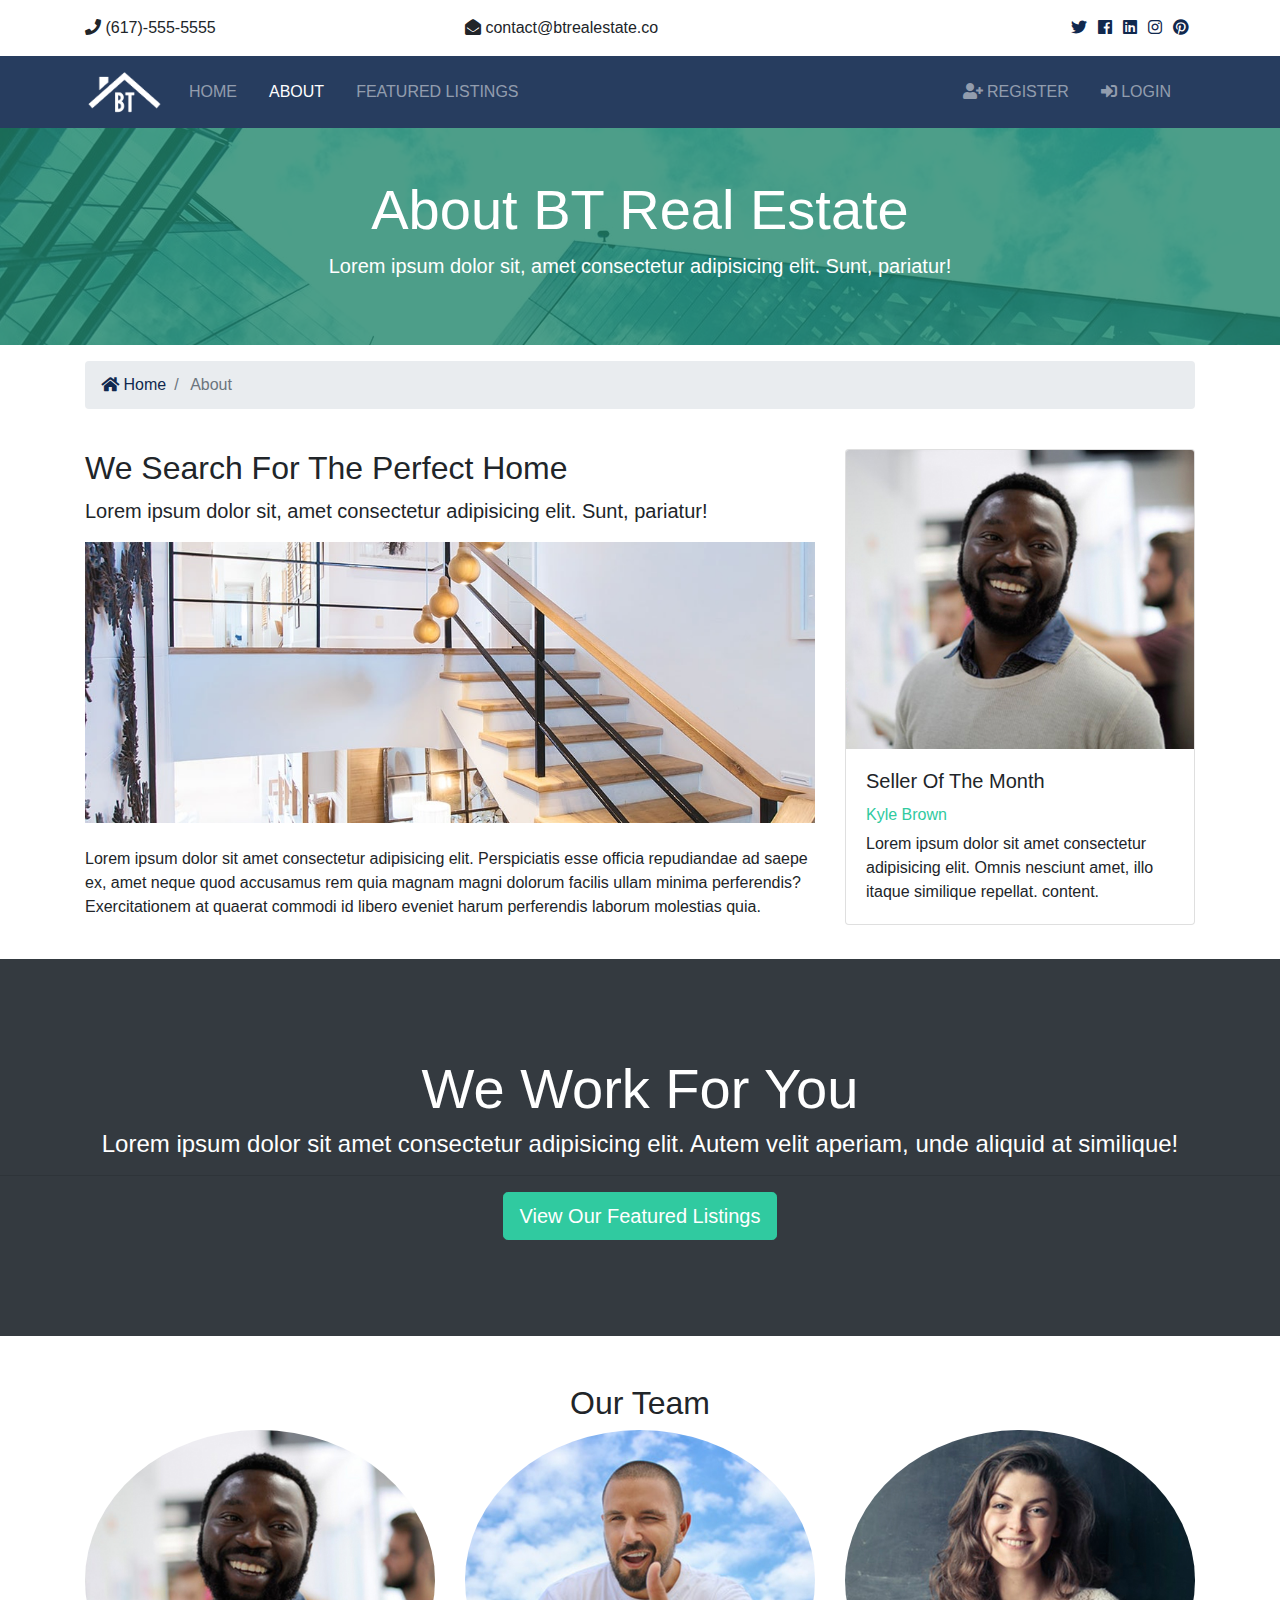
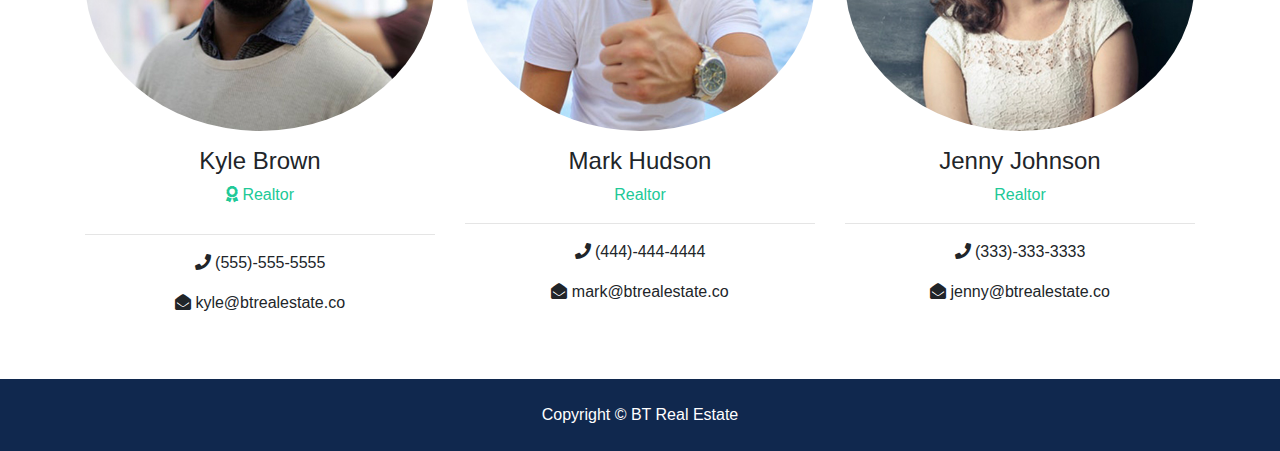
<file: Лаб1 ВЕБ/about.html>
<!DOCTYPE html>
<html lang="en">

<head>
  <meta charset="UTF-8">
  <meta name="viewport" content="width=device-width, initial-scale=1.0">
  <meta http-equiv="X-UA-Compatible" content="ie=edge">
  <!-- Font Awesome -->
  <link rel="stylesheet" href="assets/css/all.css">
  <!-- Bootstrap -->
  <link rel="stylesheet" href="assets/css/bootstrap.css">
  <!-- Custom -->
  <link rel="stylesheet" href="assets/css/style.css">

  <title>BT Real Estate</title>
</head>

<body>
  <!-- Top Bar -->
  <section id="top-bar" class="p-3">
    <div class="container">
      <div class="row">
        <div class="col-md-4">
          <i class="fas fa-phone"></i> (617)-555-5555
        </div>
        <div class="col-md-4">
          <i class="fas fa-envelope-open"></i> contact@btrealestate.co
        </div>
        <div class="col-md-4">
          <div class="social text-right">
            <a href="#">
              <i class="fab fa-twitter"></i>
            </a>
            <a href="#">
              <i class="fab fa-facebook"></i>
            </a>
            <a href="#">
              <i class="fab fa-linkedin"></i>
            </a>
            <a href="#">
              <i class="fab fa-instagram"></i>
            </a>
            <a href="#">
              <i class="fab fa-pinterest"></i>
            </a>
          </div>
        </div>
      </div>
    </div>
  </section>

  <!-- Navbar -->
  <nav class="navbar navbar-expand-lg navbar-dark bg-primary sticky-top">
    <div class="container">
      <a class="navbar-brand" href="index.html">
        <img src="assets/img/logo.png" class="logo" alt="">
      </a>
      <button class="navbar-toggler" type="button" data-toggle="collapse" data-target="#navbarNavAltMarkup">
        <span class="navbar-toggler-icon"></span>
      </button>
      <div class="collapse navbar-collapse" id="navbarNavAltMarkup">
        <ul class="navbar-nav">
          <li class="nav-item mr-3">
            <a class="nav-link" href="index.html">Home</a>
          </li>
          <li class="nav-item active mr-3">
            <a class="nav-link" href="about.html">About</a>
          </li>
          <li class="nav-item mr-3">
            <a class="nav-link" href="listings.html">Featured Listings</a>
          </li>
        </ul>

        <ul class="navbar-nav ml-auto">
          <li class="nav-item mr-3">
            <a class="nav-link" href="register.html">
              <i class="fas fa-user-plus"></i> Register</a>
          </li>
          <li class="nav-item mr-3">
            <a class="nav-link" href="login.html">
              <i class="fas fa-sign-in-alt"></i>

              Login</a>
          </li>
        </ul>
      </div>
    </div>
  </nav>

  <section id="showcase-inner" class="py-5 text-white">
    <div class="container">
      <div class="row text-center">
        <div class="col-md-12">
          <h1 class="display-4">About BT Real Estate</h1>
          <p class="lead">Lorem ipsum dolor sit, amet consectetur adipisicing elit. Sunt, pariatur!</p>
        </div>
      </div>
    </div>
  </section>

  <!-- Breadcrumb -->
  <section id="bc" class="mt-3">
    <div class="container">
      <nav aria-label="breadcrumb">
        <ol class="breadcrumb">
          <li class="breadcrumb-item">
            <a href="index.html">
              <i class="fas fa-home"></i> Home</a>
          </li>
          <li class="breadcrumb-item active"> About</li>
        </ol>
      </nav>
    </div>
  </section>

  <section id="about" class="py-4">
    <div class="container">
      <div class="row">
        <div class="col-md-8">
          <h2>We Search For The Perfect Home</h2>
          <p class="lead">Lorem ipsum dolor sit, amet consectetur adipisicing elit. Sunt, pariatur!</p>
          <img src="assets/img/about.jpg" alt="">
          <p class="mt-4">Lorem ipsum dolor sit amet consectetur adipisicing elit. Perspiciatis esse officia repudiandae ad saepe ex, amet
            neque quod accusamus rem quia magnam magni dolorum facilis ullam minima perferendis? Exercitationem at quaerat
            commodi id libero eveniet harum perferendis laborum molestias quia.</p>
        </div>
        <div class="col-md-4">
          <div class="card">
            <img class="card-img-top" src="assets/img/realtors/kyle.jpg" alt="Seller of the month">
            <div class="card-body">
              <h5 class="card-title">Seller Of The Month</h5>
              <h6 class="text-secondary">Kyle Brown</h6>
              <p class="card-text">Lorem ipsum dolor sit amet consectetur adipisicing elit. Omnis nesciunt amet, illo itaque similique repellat.
                content.
              </p>
            </div>
          </div>
        </div>
      </div>
    </div>
  </section>

  <!-- Work -->
  <section id="work" class="bg-dark text-white text-center">
    <h2 class="display-4">We Work For You</h2>
    <h4>Lorem ipsum dolor sit amet consectetur adipisicing elit. Autem velit aperiam, unde aliquid at similique!</h4>
    <hr>
    <a href="listings.html" class="btn btn-secondary text-white btn-lg">View Our Featured Listings</a>
  </section>

  <!-- Team -->
  <section id="team" class="py-5">
    <div class="container">
      <h2 class="text-center">Our Team</h2>
      <div class="row text-center">
        <div class="col-md-4">
          <img src="assets/img/realtors/kyle.jpg" alt="" class="rounded-circle mb-3">
          <h4>Kyle Brown</h4>
          <p class="text-success">
            <i class="fas fa-award text-success mb-3"></i> Realtor</p>
          <hr>
          <p>
            <i class="fas fa-phone"></i> (555)-555-5555</p>
          <p>
            <i class="fas fa-envelope-open"></i> kyle@btrealestate.co</p>
        </div>

        <div class="col-md-4">
          <img src="assets/img/realtors/mark.jpg" alt="" class="rounded-circle mb-3">
          <h4>Mark Hudson</h4>
          <p class="text-success">Realtor</p>
          <hr>
          <p>
            <i class="fas fa-phone"></i> (444)-444-4444</p>
          <p>
            <i class="fas fa-envelope-open"></i> mark@btrealestate.co</p>
        </div>

        <div class="col-md-4">
          <img src="assets/img/realtors/jenny.jpg" alt="" class="rounded-circle mb-3">
          <h4>Jenny Johnson</h4>
          <p class="text-success">Realtor</p>
          <hr>
          <p>
            <i class="fas fa-phone"></i> (333)-333-3333</p>
          <p>
            <i class="fas fa-envelope-open"></i> jenny@btrealestate.co</p>
        </div>
      </div>
    </div>
  </section>

  <!-- Footer -->
  <footer id="main-footer" class="py-4 bg-primary text-white text-center">
    Copyright &copy;
    <span class="year"></span> BT Real Estate
  </footer>

</body>

</html>
</file>
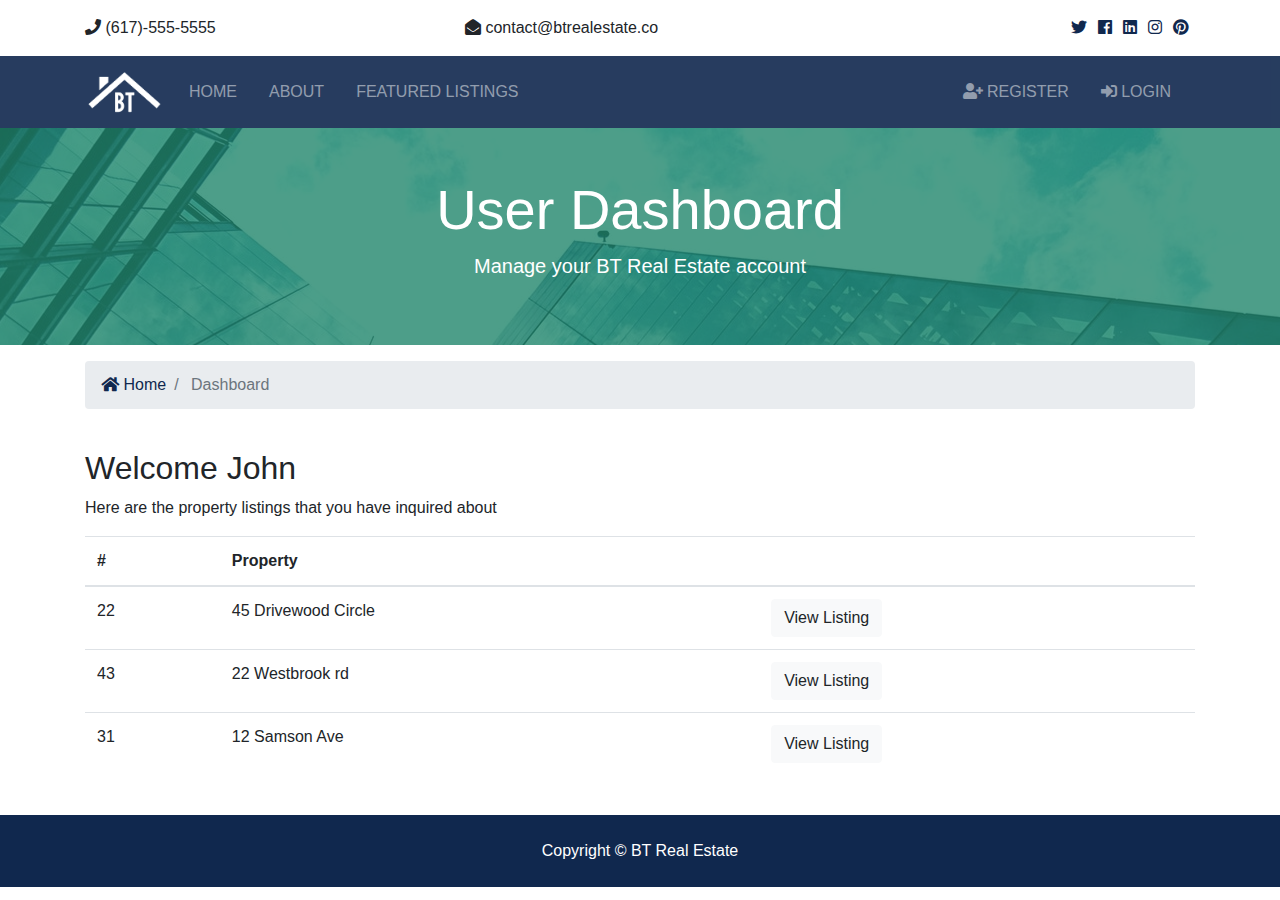
<file: Лаб1 ВЕБ/dashboard.html>
<!DOCTYPE html>
<html lang="en">

<head>
  <meta charset="UTF-8">
  <meta name="viewport" content="width=device-width, initial-scale=1.0">
  <meta http-equiv="X-UA-Compatible" content="ie=edge">
  <!-- Font Awesome -->
  <link rel="stylesheet" href="assets/css/all.css">
  <!-- Bootstrap -->
  <link rel="stylesheet" href="assets/css/bootstrap.css">
  <!-- Custom -->
  <link rel="stylesheet" href="assets/css/style.css">

  <title>BT Real Estate</title>
</head>

<body>
  <!-- Top Bar -->
  <section id="top-bar" class="p-3">
    <div class="container">
      <div class="row">
        <div class="col-md-4">
          <i class="fas fa-phone"></i> (617)-555-5555
        </div>
        <div class="col-md-4">
          <i class="fas fa-envelope-open"></i> contact@btrealestate.co
        </div>
        <div class="col-md-4">
          <div class="social text-right">
            <a href="#">
              <i class="fab fa-twitter"></i>
            </a>
            <a href="#">
              <i class="fab fa-facebook"></i>
            </a>
            <a href="#">
              <i class="fab fa-linkedin"></i>
            </a>
            <a href="#">
              <i class="fab fa-instagram"></i>
            </a>
            <a href="#">
              <i class="fab fa-pinterest"></i>
            </a>
          </div>
        </div>
      </div>
    </div>
  </section>

  <!-- Navbar -->
  <nav class="navbar navbar-expand-lg navbar-dark bg-primary sticky-top">
    <div class="container">
      <a class="navbar-brand" href="index.html">
        <img src="assets/img/logo.png" class="logo" alt="">
      </a>
      <button class="navbar-toggler" type="button" data-toggle="collapse" data-target="#navbarNavAltMarkup">
        <span class="navbar-toggler-icon"></span>
      </button>
      <div class="collapse navbar-collapse" id="navbarNavAltMarkup">
        <ul class="navbar-nav">
          <li class="nav-item mr-3">
            <a class="nav-link" href="index.html">Home</a>
          </li>
          <li class="nav-item mr-3">
            <a class="nav-link" href="about.html">About</a>
          </li>
          <li class="nav-item mr-3">
            <a class="nav-link" href="listings.html">Featured Listings</a>
          </li>
        </ul>

        <ul class="navbar-nav ml-auto">
          <li class="nav-item mr-3">
            <a class="nav-link" href="register.html">
              <i class="fas fa-user-plus"></i> Register</a>
          </li>
          <li class="nav-item mr-3">
            <a class="nav-link" href="login.html">
              <i class="fas fa-sign-in-alt"></i>

              Login</a>
          </li>
        </ul>
      </div>
    </div>
  </nav>

  <section id="showcase-inner" class="py-5 text-white">
    <div class="container">
      <div class="row text-center">
        <div class="col-md-12">
          <h1 class="display-4">User Dashboard</h1>
          <p class="lead">Manage your BT Real Estate account</p>
        </div>
      </div>
    </div>
  </section>

  <!-- Breadcrumb -->
  <section id="bc" class="mt-3">
    <div class="container">
      <nav aria-label="breadcrumb">
        <ol class="breadcrumb">
          <li class="breadcrumb-item">
            <a href="index.html">
              <i class="fas fa-home"></i> Home</a>
          </li>
          <li class="breadcrumb-item active"> Dashboard</li>
        </ol>
      </nav>
    </div>
  </section>

  <section id="dashboard" class="py-4">
    <div class="container">
      <div class="row">
        <div class="col-md-12">
          <h2>Welcome John</h2>
          <p>Here are the property listings that you have inquired about</p>
          <table class="table">
            <thead>
              <tr>
                <th scope="col">#</th>
                <th scope="col">Property</th>
                <th></th>
              </tr>
            </thead>
            <tbody>
              <tr>
                <td>22</td>
                <td>45 Drivewood Circle</td>
                <td>
                  <a class="btn btn-light" href="#">View Listing</a>
                </td>
              </tr>
              <tr>
                <td>43</td>
                <td>22 Westbrook rd</td>
                <td>
                  <a class="btn btn-light" href="#">View Listing</a>
                </td>
              </tr>
              <tr>
                <td>31</td>
                <td>12 Samson Ave</td>
                <td>
                  <a class="btn btn-light" href="#">View Listing</a>
                </td>
              </tr>
            </tbody>
          </table>
        </div>
      </div>
    </div>
  </section>

  <!-- Footer -->
  <footer id="main-footer" class="py-4 bg-primary text-white text-center">
    Copyright &copy;
    <span class="year"></span> BT Real Estate
  </footer>


</body>

</html>
</file>
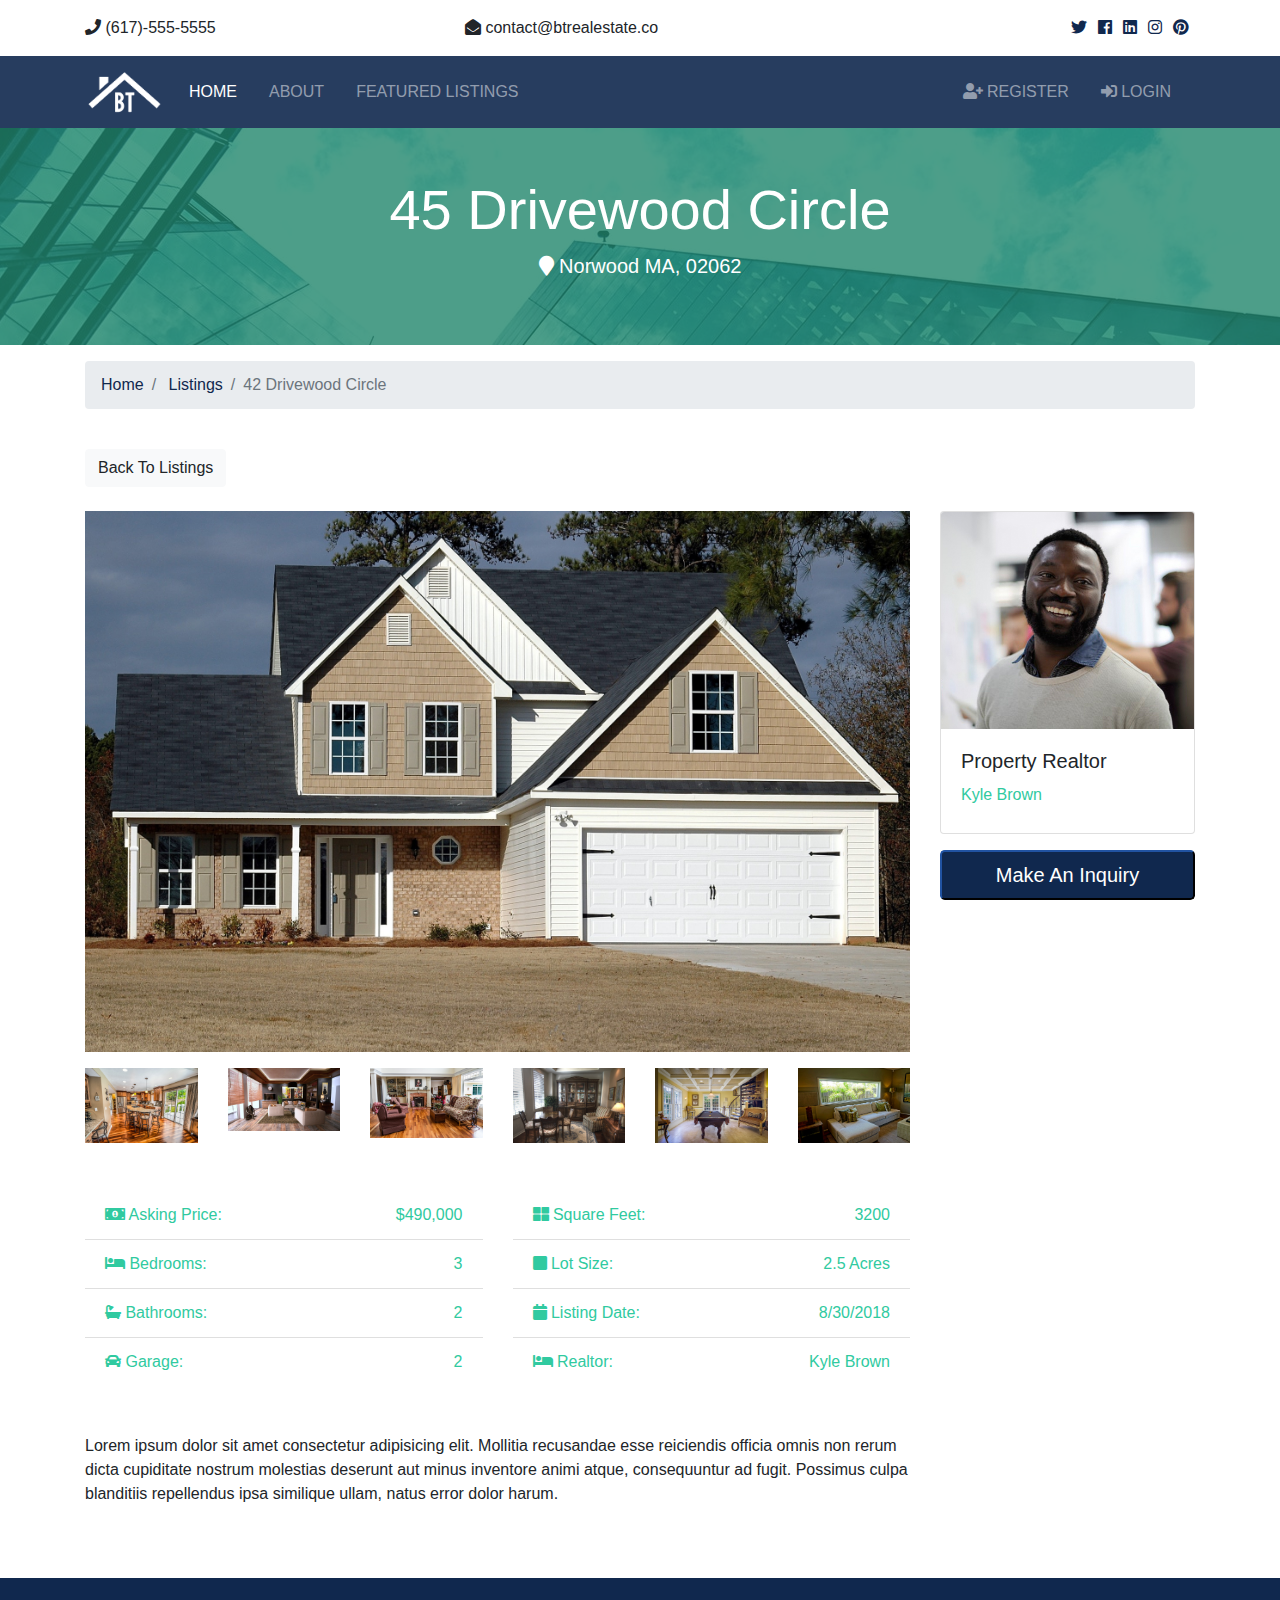
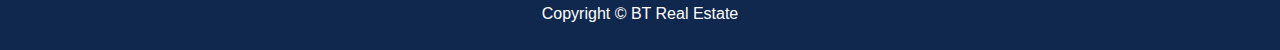
<file: Лаб1 ВЕБ/listing.html>
<!DOCTYPE html>
<html lang="en">

<head>
  <meta charset="UTF-8">
  <meta name="viewport" content="width=device-width, initial-scale=1.0">
  <meta http-equiv="X-UA-Compatible" content="ie=edge">
  <!-- Font Awesome -->
  <link rel="stylesheet" href="assets/css/all.css">
  <!-- Bootstrap -->
  <link rel="stylesheet" href="assets/css/bootstrap.css">
  <!-- Lightbox -->
  <link href="assets/css/lightbox.min.css" rel="stylesheet">
  <!-- Custom -->
  <link rel="stylesheet" href="assets/css/style.css">

  <title>BT Real Estate</title>
</head>

<body>
  <!-- Top Bar -->
  <section id="top-bar" class="p-3">
    <div class="container">
      <div class="row">
        <div class="col-md-4">
          <i class="fas fa-phone"></i> (617)-555-5555
        </div>
        <div class="col-md-4">
          <i class="fas fa-envelope-open"></i> contact@btrealestate.co
        </div>
        <div class="col-md-4">
          <div class="social text-right">
            <a href="#">
              <i class="fab fa-twitter"></i>
            </a>
            <a href="#">
              <i class="fab fa-facebook"></i>
            </a>
            <a href="#">
              <i class="fab fa-linkedin"></i>
            </a>
            <a href="#">
              <i class="fab fa-instagram"></i>
            </a>
            <a href="#">
              <i class="fab fa-pinterest"></i>
            </a>
          </div>
        </div>
      </div>
    </div>
  </section>

  <!-- Navbar -->
  <nav class="navbar navbar-expand-lg navbar-dark bg-primary sticky-top">
    <div class="container">
      <a class="navbar-brand" href="index.html">
        <img src="assets/img/logo.png" class="logo" alt="">
      </a>
      <button class="navbar-toggler" type="button" data-toggle="collapse" data-target="#navbarNavAltMarkup">
        <span class="navbar-toggler-icon"></span>
      </button>
      <div class="collapse navbar-collapse" id="navbarNavAltMarkup">
        <ul class="navbar-nav">
          <li class="nav-item active mr-3">
            <a class="nav-link" href="index.html">Home</a>
          </li>
          <li class="nav-item mr-3">
            <a class="nav-link" href="about.html">About</a>
          </li>
          <li class="nav-item mr-3">
            <a class="nav-link" href="listings.html">Featured Listings</a>
          </li>
        </ul>

        <ul class="navbar-nav ml-auto">
          <li class="nav-item mr-3">
            <a class="nav-link" href="register.html">
              <i class="fas fa-user-plus"></i> Register</a>
          </li>
          <li class="nav-item mr-3">
            <a class="nav-link" href="login.html">
              <i class="fas fa-sign-in-alt"></i>

              Login</a>
          </li>
        </ul>
      </div>
    </div>
  </nav>

  <section id="showcase-inner" class="py-5 text-white">
    <div class="container">
      <div class="row text-center">
        <div class="col-md-12">
          <h1 class="display-4">45 Drivewood Circle</h1>
          <p class="lead">
            <i class="fas fa-map-marker"></i> Norwood MA, 02062</p>
        </div>
      </div>
    </div>
  </section>

  <!-- Breadcrumb -->
  <section id="bc" class="mt-3">
    <div class="container">
      <nav>
        <ol class="breadcrumb">
          <li class="breadcrumb-item">
            <a href="index.html">Home</a>
          </li>
          <li class="breadcrumb-item">
            <a href="listings.html">Listings</a>
          </li>
          <li class="breadcrumb-item active">42 Drivewood Circle</li>
        </ol>
      </nav>
    </div>
  </section>

  <!-- Listing -->
  <section id="listing" class="py-4">
    <div class="container">
      <a href="listings.html" class="btn btn-light mb-4">Back To Listings</a>
      <div class="row">
        <div class="col-md-9">
          <!-- Home Main Image -->
          <img src="assets/img/homes/home-1.jpg" alt="" class="img-main img-fluid mb-3">
          <!-- Thumbnails -->
          <div class="row mb-5 thumbs">
            <div class="col-md-2">
              <a href="assets/img/homes/home-inside-1.jpg" data-lightbox="home-images">
                <img src="assets/img/homes/home-inside-1.jpg" alt="" class="img-fluid">
              </a>
            </div>
            <div class="col-md-2">
              <a href="assets/img/homes/home-inside-2.jpg" data-lightbox="home-images">
                <img src="assets/img/homes/home-inside-2.jpg" alt="" class="img-fluid">
              </a>
            </div>
            <div class="col-md-2">
              <a href="assets/img/homes/home-inside-3.jpg" data-lightbox="home-images">
                <img src="assets/img/homes/home-inside-3.jpg" alt="" class="img-fluid">
              </a>
            </div>
            <div class="col-md-2">
              <a href="assets/img/homes/home-inside-4.jpg" data-lightbox="home-images">
                <img src="assets/img/homes/home-inside-4.jpg" alt="" class="img-fluid">
              </a>
            </div>
            <div class="col-md-2">
              <a href="assets/img/homes/home-inside-5.jpg" data-lightbox="home-images">
                <img src="assets/img/homes/home-inside-5.jpg" alt="" class="img-fluid">
              </a>
            </div>
            <div class="col-md-2">
              <a href="assets/img/homes/home-inside-6.jpg" data-lightbox="home-images">
                <img src="assets/img/homes/home-inside-6.jpg" alt="" class="img-fluid">
              </a>
            </div>
          </div>
          <!-- Fields -->
          <div class="row mb-5 fields">
            <div class="col-md-6">
              <ul class="list-group list-group-flush">
                <li class="list-group-item text-secondary">
                  <i class="fas fa-money-bill-alt"></i> Asking Price:
                  <span class="float-right">$490,000</span>
                </li>
                <li class="list-group-item text-secondary">
                  <i class="fas fa-bed"></i> Bedrooms:
                  <span class="float-right">3</span>
                </li>
                <li class="list-group-item text-secondary">
                  <i class="fas fa-bath"></i> Bathrooms:
                  <span class="float-right">2</span>
                </li>
                <li class="list-group-item text-secondary">
                  <i class="fas fa-car"></i> Garage:
                  <span class="float-right">2
                  </span>
                </li>
              </ul>
            </div>
            <div class="col-md-6">
              <ul class="list-group list-group-flush">
                <li class="list-group-item text-secondary">
                  <i class="fas fa-th-large"></i> Square Feet:
                  <span class="float-right">3200</span>
                </li>
                <li class="list-group-item text-secondary">
                  <i class="fas fa-square"></i> Lot Size:
                  <span class="float-right">2.5 Acres
                  </span>
                </li>
                <li class="list-group-item text-secondary">
                  <i class="fas fa-calendar"></i> Listing Date:
                  <span class="float-right">8/30/2018</span>
                </li>
                <li class="list-group-item text-secondary">
                  <i class="fas fa-bed"></i> Realtor:
                  <span class="float-right">Kyle Brown
                  </span>
                </li>


              </ul>
            </div>
          </div>

          <!-- Description -->
          <div class="row mb-5">
            <div class="col-md-12">
              Lorem ipsum dolor sit amet consectetur adipisicing elit. Mollitia recusandae esse reiciendis officia omnis non rerum dicta
              cupiditate nostrum molestias deserunt aut minus inventore animi atque, consequuntur ad fugit. Possimus culpa
              blanditiis repellendus ipsa similique ullam, natus error dolor harum.
            </div>
          </div>
        </div>
        <div class="col-md-3">
          <div class="card mb-3">
            <img class="card-img-top" src="assets/img/realtors/kyle.jpg" alt="Seller of the month">
            <div class="card-body">
              <h5 class="card-title">Property Realtor</h5>
              <h6 class="text-secondary">Kyle Brown</h6>
            </div>
          </div>
          <button class="btn-primary btn-block btn-lg" data-toggle="modal" data-target="#inquiryModal">Make An Inquiry</button>
        </div>
      </div>
    </div>
  </section>

  <!-- Inquiry Modal -->
  <div class="modal fade" id="inquiryModal" role="dialog">
    <div class="modal-dialog">
      <div class="modal-content">
        <div class="modal-header">
          <h5 class="modal-title" id="inquiryModalLabel">Make An Inquiry</h5>
          <button type="button" class="close" data-dismiss="modal">
            <span>&times;</span>
          </button>
        </div>
        <div class="modal-body">
          <form>
            <div class="form-group">
              <label for="property_name" class="col-form-label">Property:</label>
              <input type="text" name="listing" class="form-control" value="45 Drivewood Cirlce" disabled>
            </div>
            <div class="form-group">
              <label for="name" class="col-form-label">Name:</label>
              <input type="text" name="name" class="form-control" required>
            </div>
            <div class="form-group">
              <label for="email" class="col-form-label">Email:</label>
              <input type="email" name="email" class="form-control" required>
            </div>
            <div class="form-group">
              <label for="phone" class="col-form-label">Phone:</label>
              <input type="text" name="phone" class="form-control">
            </div>
            <div class="form-group">
              <label for="message" class="col-form-label">Message:</label>
              <textarea name="message" class="form-control"></textarea>
            </div>
            <hr>
            <input type="submit" value="Send" class="btn btn-block btn-secondary">
          </form>
        </div>
      </div>
    </div>
  </div>


  <!-- Footer -->
  <footer id="main-footer" class="py-4 bg-primary text-white text-center">
    Copyright &copy;
    <span class="year"></span> BT Real Estate
  </footer>

</body>

</html>
</file>
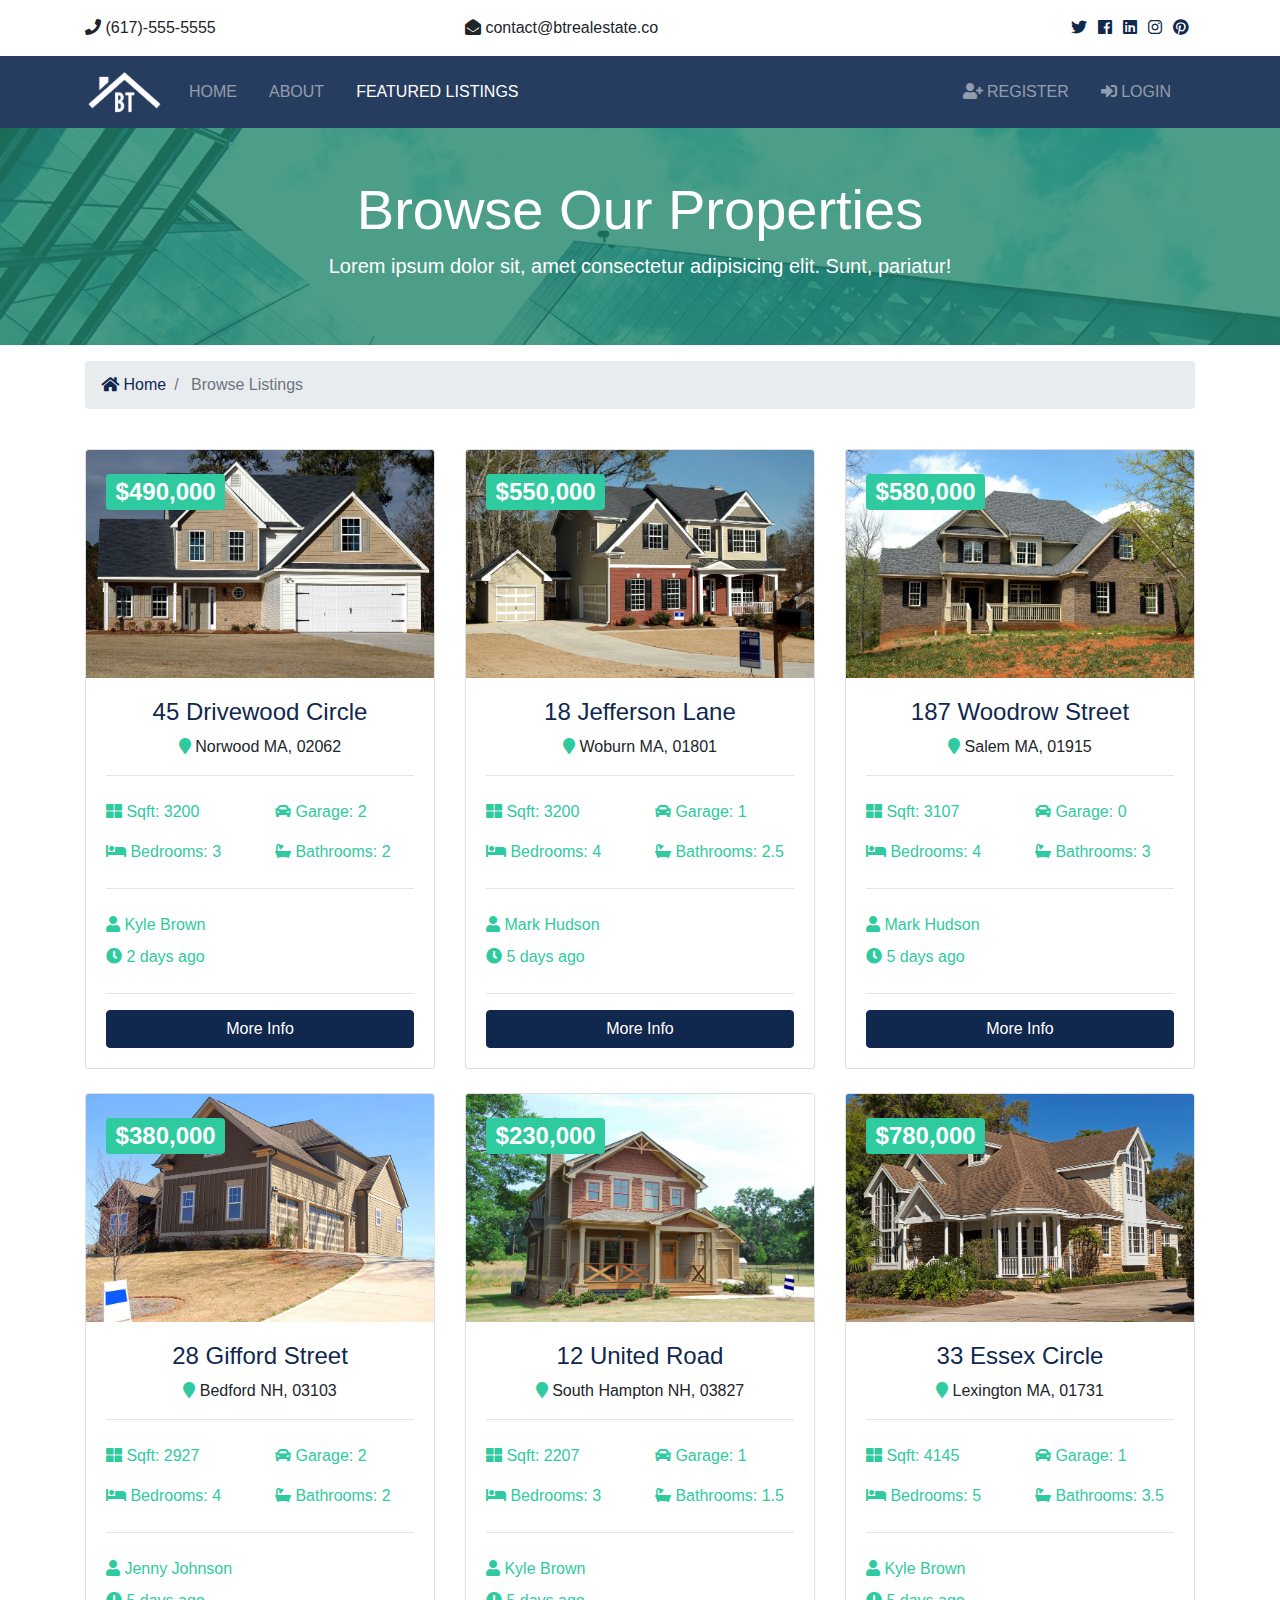
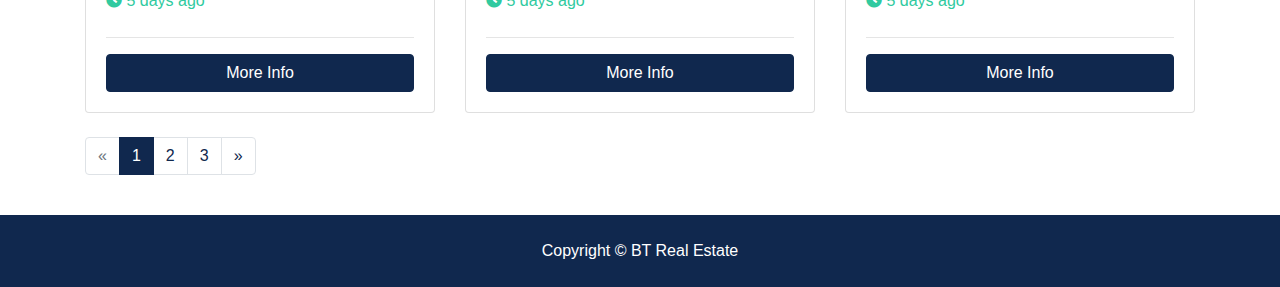
<file: Лаб1 ВЕБ/listings.html>
<!DOCTYPE html>
<html lang="en">

<head>
  <meta charset="UTF-8">
  <meta name="viewport" content="width=device-width, initial-scale=1.0">
  <meta http-equiv="X-UA-Compatible" content="ie=edge">
  <!-- Font Awesome -->
  <link rel="stylesheet" href="assets/css/all.css">
  <!-- Bootstrap -->
  <link rel="stylesheet" href="assets/css/bootstrap.css">
  <!-- Custom -->
  <link rel="stylesheet" href="assets/css/style.css">

  <title>BT Real Estate</title>
</head>

<body>
  <!-- Top Bar -->
  <section id="top-bar" class="p-3">
    <div class="container">
      <div class="row">
        <div class="col-md-4">
          <i class="fas fa-phone"></i> (617)-555-5555
        </div>
        <div class="col-md-4">
          <i class="fas fa-envelope-open"></i> contact@btrealestate.co
        </div>
        <div class="col-md-4">
          <div class="social text-right">
            <a href="#">
              <i class="fab fa-twitter"></i>
            </a>
            <a href="#">
              <i class="fab fa-facebook"></i>
            </a>
            <a href="#">
              <i class="fab fa-linkedin"></i>
            </a>
            <a href="#">
              <i class="fab fa-instagram"></i>
            </a>
            <a href="#">
              <i class="fab fa-pinterest"></i>
            </a>
          </div>
        </div>
      </div>
    </div>
  </section>

  <!-- Navbar -->
  <nav class="navbar navbar-expand-lg navbar-dark bg-primary sticky-top">
    <div class="container">
      <a class="navbar-brand" href="index.html">
        <img src="assets/img/logo.png" class="logo" alt="">
      </a>
      <button class="navbar-toggler" type="button" data-toggle="collapse" data-target="#navbarNavAltMarkup">
        <span class="navbar-toggler-icon"></span>
      </button>
      <div class="collapse navbar-collapse" id="navbarNavAltMarkup">
        <ul class="navbar-nav">
          <li class="nav-item mr-3">
            <a class="nav-link" href="index.html">Home</a>
          </li>
          <li class="nav-item mr-3">
            <a class="nav-link" href="about.html">About</a>
          </li>
          <li class="nav-item active mr-3">
            <a class="nav-link" href="listings.html">Featured Listings</a>
          </li>
        </ul>

        <ul class="navbar-nav ml-auto">
          <li class="nav-item mr-3">
            <a class="nav-link" href="register.html">
              <i class="fas fa-user-plus"></i> Register</a>
          </li>
          <li class="nav-item mr-3">
            <a class="nav-link" href="login.html">
              <i class="fas fa-sign-in-alt"></i>

              Login</a>
          </li>
        </ul>
      </div>
    </div>
  </nav>

  <section id="showcase-inner" class="py-5 text-white">
    <div class="container">
      <div class="row text-center">
        <div class="col-md-12">
          <h1 class="display-4">Browse Our Properties</h1>
          <p class="lead">Lorem ipsum dolor sit, amet consectetur adipisicing elit. Sunt, pariatur!</p>
        </div>
      </div>
    </div>
  </section>

  <!-- Breadcrumb -->
  <section id="bc" class="mt-3">
    <div class="container">
      <nav aria-label="breadcrumb">
        <ol class="breadcrumb">
          <li class="breadcrumb-item">
            <a href="index.html">
              <i class="fas fa-home"></i> Home</a>
          </li>
          <li class="breadcrumb-item active"> Browse Listings</li>
        </ol>
      </nav>
    </div>
  </section>

  <!-- Listings -->
  <section id="listings" class="py-4">
    <div class="container">
      <div class="row">

        <!-- Listing 1 -->
        <div class="col-md-6 col-lg-4 mb-4">
          <div class="card listing-preview">
            <img class="card-img-top" src="assets/img/homes/home-1.jpg" alt="">
            <div class="card-img-overlay">
              <h2>
                <span class="badge badge-secondary text-white">$490,000</span>
              </h2>
            </div>
            <div class="card-body">
              <div class="listing-heading text-center">
                <h4 class="text-primary">45 Drivewood Circle</h4>
                <p>
                  <i class="fas fa-map-marker text-secondary"></i> Norwood MA, 02062</p>
              </div>
              <hr>
              <div class="row py-2 text-secondary">
                <div class="col-6">
                  <i class="fas fa-th-large"></i> Sqft: 3200</div>
                <div class="col-6">
                  <i class="fas fa-car"></i> Garage: 2</div>
              </div>
              <div class="row py-2 text-secondary">
                <div class="col-6">
                  <i class="fas fa-bed"></i> Bedrooms: 3</div>
                <div class="col-6">
                  <i class="fas fa-bath"></i> Bathrooms: 2</div>
              </div>
              <hr>
              <div class="row py-2 text-secondary">
                <div class="col-12">
                  <i class="fas fa-user"></i> Kyle Brown</div>
              </div>
              <div class="row text-secondary pb-2">
                <div class="col-6">
                  <i class="fas fa-clock"></i> 2 days ago</div>
              </div>
              <hr>
              <a href="listing.html" class="btn btn-primary btn-block">More Info</a>
            </div>
          </div>
        </div>

        <!-- Listing 2 -->
        <div class="col-md-6 col-lg-4 mb-4">
          <div class="card listing-preview">
            <img class="card-img-top" src="assets/img/homes/home-2.jpg" alt="">
            <div class="card-img-overlay">
              <h2>
                <span class="badge badge-secondary text-white">$550,000</span>
              </h2>
            </div>
            <div class="card-body">
              <div class="listing-heading text-center">
                <h4 class="text-primary">18 Jefferson Lane</h4>
                <p>
                  <i class="fas fa-map-marker text-secondary"></i> Woburn MA, 01801</p>
              </div>
              <hr>
              <div class="row py-2 text-secondary">
                <div class="col-6">
                  <i class="fas fa-th-large"></i> Sqft: 3200</div>
                <div class="col-6">
                  <i class="fas fa-car"></i> Garage: 1</div>
              </div>
              <div class="row py-2 text-secondary">
                <div class="col-6">
                  <i class="fas fa-bed"></i> Bedrooms: 4</div>
                <div class="col-6">
                  <i class="fas fa-bath"></i> Bathrooms: 2.5</div>
              </div>
              <hr>
              <div class="row py-2 text-secondary">
                <div class="col-6">
                  <i class="fas fa-user"></i> Mark Hudson</div>
              </div>
              <div class="row text-secondary pb-2">
                <div class="col-6">
                  <i class="fas fa-clock"></i> 5 days ago</div>
              </div>
              <hr>
              <a href="listing.html" class="btn btn-primary btn-block">More Info</a>
            </div>
          </div>
        </div>

        <!-- Listing 3 -->
        <div class="col-md-6 col-lg-4 mb-4">
          <div class="card listing-preview">
            <img class="card-img-top" src="assets/img/homes/home-3.jpg" alt="">
            <div class="card-img-overlay">
              <h2>
                <span class="badge badge-secondary text-white">$580,000</span>
              </h2>
            </div>
            <div class="card-body">
              <div class="listing-heading text-center">
                <h4 class="text-primary">187 Woodrow Street</h4>
                <p>
                  <i class="fas fa-map-marker text-secondary"></i> Salem MA, 01915</p>
              </div>
              <hr>
              <div class="row py-2 text-secondary">
                <div class="col-6">
                  <i class="fas fa-th-large"></i> Sqft: 3107</div>
                <div class="col-6">
                  <i class="fas fa-car"></i> Garage: 0</div>
              </div>
              <div class="row py-2 text-secondary">
                <div class="col-6">
                  <i class="fas fa-bed"></i> Bedrooms: 4</div>
                <div class="col-6">
                  <i class="fas fa-bath"></i> Bathrooms: 3</div>
              </div>
              <hr>
              <div class="row py-2 text-secondary">
                <div class="col-6">
                  <i class="fas fa-user"></i> Mark Hudson</div>
              </div>
              <div class="row text-secondary pb-2">
                <div class="col-6">
                  <i class="fas fa-clock"></i> 5 days ago</div>
              </div>
              <hr>
              <a href="listing.html" class="btn btn-primary btn-block">More Info</a>
            </div>
          </div>
        </div>

        <!-- Listing 4 -->
        <div class="col-md-6 col-lg-4 mb-4">
          <div class="card listing-preview">
            <img class="card-img-top" src="assets/img/homes/home-4.jpg" alt="">
            <div class="card-img-overlay">
              <h2>
                <span class="badge badge-secondary text-white">$380,000</span>
              </h2>
            </div>
            <div class="card-body">
              <div class="listing-heading text-center">
                <h4 class="text-primary">28 Gifford Street</h4>
                <p>
                  <i class="fas fa-map-marker text-secondary"></i> Bedford NH, 03103</p>
              </div>
              <hr>
              <div class="row py-2 text-secondary">
                <div class="col-6">
                  <i class="fas fa-th-large"></i> Sqft: 2927</div>
                <div class="col-6">
                  <i class="fas fa-car"></i> Garage: 2</div>
              </div>
              <div class="row py-2 text-secondary">
                <div class="col-6">
                  <i class="fas fa-bed"></i> Bedrooms: 4</div>
                <div class="col-6">
                  <i class="fas fa-bath"></i> Bathrooms: 2</div>
              </div>
              <hr>
              <div class="row py-2 text-secondary">
                <div class="col-6">
                  <i class="fas fa-user"></i> Jenny Johnson</div>
              </div>
              <div class="row text-secondary pb-2">
                <div class="col-6">
                  <i class="fas fa-clock"></i> 5 days ago</div>
              </div>
              <hr>
              <a href="listing.html" class="btn btn-primary btn-block">More Info</a>
            </div>
          </div>
        </div>

        <!-- Listing 5 -->
        <div class="col-md-6 col-lg-4 mb-4">
          <div class="card listing-preview">
            <img class="card-img-top" src="assets/img/homes/home-5.jpg" alt="">
            <div class="card-img-overlay">
              <h2>
                <span class="badge badge-secondary text-white">$230,000</span>
              </h2>
            </div>
            <div class="card-body">
              <div class="listing-heading text-center">
                <h4 class="text-primary">12 United Road</h4>
                <p>
                  <i class="fas fa-map-marker text-secondary"></i> South Hampton NH, 03827</p>
              </div>
              <hr>
              <div class="row py-2 text-secondary">
                <div class="col-6">
                  <i class="fas fa-th-large"></i> Sqft: 2207</div>
                <div class="col-6">
                  <i class="fas fa-car"></i> Garage: 1</div>
              </div>
              <div class="row py-2 text-secondary">
                <div class="col-6">
                  <i class="fas fa-bed"></i> Bedrooms: 3</div>
                <div class="col-6">
                  <i class="fas fa-bath"></i> Bathrooms: 1.5</div>
              </div>
              <hr>
              <div class="row py-2 text-secondary">
                <div class="col-6">
                  <i class="fas fa-user"></i> Kyle Brown</div>
              </div>
              <div class="row text-secondary pb-2">
                <div class="col-6">
                  <i class="fas fa-clock"></i> 5 days ago</div>
              </div>
              <hr>
              <a href="listing.html" class="btn btn-primary btn-block">More Info</a>
            </div>
          </div>
        </div>

        <!-- Listing 6 -->
        <div class="col-md-6 col-lg-4 mb-4">
          <div class="card listing-preview">
            <img class="card-img-top" src="assets/img/homes/home-6.jpg" alt="">
            <div class="card-img-overlay">
              <h2>
                <span class="badge badge-secondary text-white">$780,000</span>
              </h2>
            </div>
            <div class="card-body">
              <div class="listing-heading text-center">
                <h4 class="text-primary">33 Essex Circle</h4>
                <p>
                  <i class="fas fa-map-marker text-secondary"></i> Lexington MA, 01731</p>
              </div>
              <hr>
              <div class="row py-2 text-secondary">
                <div class="col-6">
                  <i class="fas fa-th-large"></i> Sqft: 4145</div>
                <div class="col-6">
                  <i class="fas fa-car"></i> Garage: 1</div>
              </div>
              <div class="row py-2 text-secondary">
                <div class="col-6">
                  <i class="fas fa-bed"></i> Bedrooms: 5</div>
                <div class="col-6">
                  <i class="fas fa-bath"></i> Bathrooms: 3.5</div>
              </div>
              <hr>
              <div class="row py-2 text-secondary">
                <div class="col-6">
                  <i class="fas fa-user"></i> Kyle Brown</div>
              </div>
              <div class="row text-secondary pb-2">
                <div class="col-6">
                  <i class="fas fa-clock"></i> 5 days ago</div>
              </div>
              <hr>
              <a href="listing.html" class="btn btn-primary btn-block">More Info</a>
            </div>
          </div>
        </div>

      </div>

      <div class="row">
        <div class="col-md-12">
          <ul class="pagination">
            <li class="page-item disabled">
              <a class="page-link" href="#">&laquo;</a>
            </li>
            <li class="page-item active">
              <a class="page-link" href="#">1</a>
            </li>
            <li class="page-item">
              <a class="page-link" href="#">2</a>
            </li>
            <li class="page-item">
              <a class="page-link" href="#">3</a>
            </li>
            <li class="page-item">
              <a class="page-link" href="#">&raquo;</a>
            </li>
          </ul>
        </div>
      </div>
    </div>
  </section>

  <!-- Footer -->
  <footer id="main-footer" class="py-4 bg-primary text-white text-center">
    Copyright &copy;
    <span class="year"></span> BT Real Estate
  </footer>

</body>

</html>
</file>
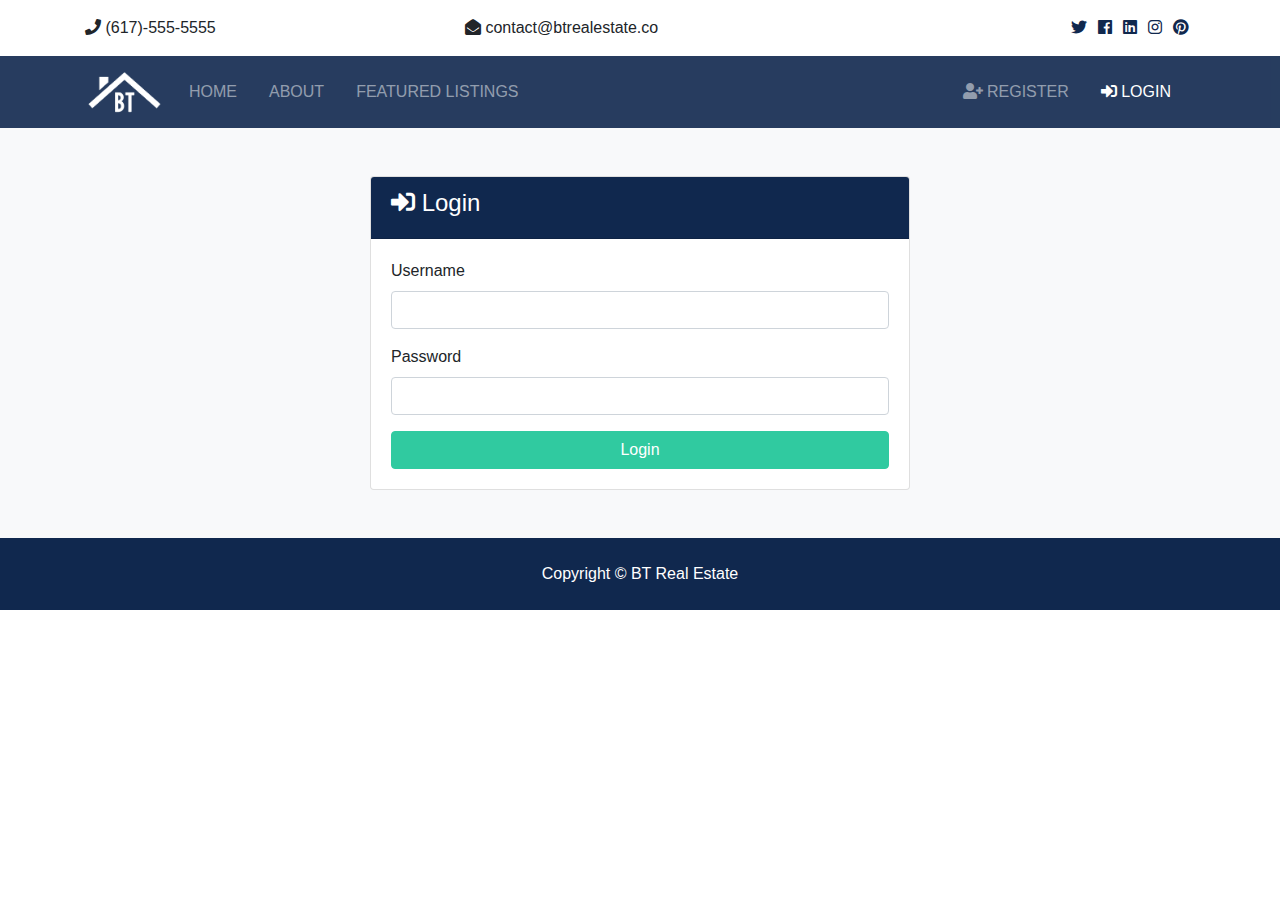
<file: Лаб1 ВЕБ/login.html>
<!DOCTYPE html>
<html lang="en">

<head>
  <meta charset="UTF-8">
  <meta name="viewport" content="width=device-width, initial-scale=1.0">
  <meta http-equiv="X-UA-Compatible" content="ie=edge">
  <!-- Font Awesome -->
  <link rel="stylesheet" href="assets/css/all.css">
  <!-- Bootstrap -->
  <link rel="stylesheet" href="assets/css/bootstrap.css">
  <!-- Custom -->
  <link rel="stylesheet" href="assets/css/style.css">

  <title>BT Real Estate</title>
</head>

<body>
  <!-- Top Bar -->
  <section id="top-bar" class="p-3">
    <div class="container">
      <div class="row">
        <div class="col-md-4">
          <i class="fas fa-phone"></i> (617)-555-5555
        </div>
        <div class="col-md-4">
          <i class="fas fa-envelope-open"></i> contact@btrealestate.co
        </div>
        <div class="col-md-4">
          <div class="social text-right">
            <a href="#">
              <i class="fab fa-twitter"></i>
            </a>
            <a href="#">
              <i class="fab fa-facebook"></i>
            </a>
            <a href="#">
              <i class="fab fa-linkedin"></i>
            </a>
            <a href="#">
              <i class="fab fa-instagram"></i>
            </a>
            <a href="#">
              <i class="fab fa-pinterest"></i>
            </a>
          </div>
        </div>
      </div>
    </div>
  </section>

  <!-- Navbar -->
  <nav class="navbar navbar-expand-lg navbar-dark bg-primary sticky-top">
    <div class="container">
      <a class="navbar-brand" href="index.html">
        <img src="assets/img/logo.png" class="logo" alt="">
      </a>
      <button class="navbar-toggler" type="button" data-toggle="collapse" data-target="#navbarNavAltMarkup">
        <span class="navbar-toggler-icon"></span>
      </button>
      <div class="collapse navbar-collapse" id="navbarNavAltMarkup">
        <ul class="navbar-nav">
          <li class="nav-item mr-3">
            <a class="nav-link" href="index.html">Home</a>
          </li>
          <li class="nav-item mr-3">
            <a class="nav-link" href="about.html">About</a>
          </li>
          <li class="nav-item mr-3">
            <a class="nav-link" href="listings.html">Featured Listings</a>
          </li>
        </ul>

        <ul class="navbar-nav ml-auto">
          <li class="nav-item mr-3">
            <a class="nav-link" href="register.html">
              <i class="fas fa-user-plus"></i> Register</a>
          </li>
          <li class="nav-item active mr-3">
            <a class="nav-link" href="login.html">
              <i class="fas fa-sign-in-alt"></i>

              Login</a>
          </li>
        </ul>
      </div>
    </div>
  </nav>

  <section id="login" class="bg-light py-5">
    <div class="container">
      <div class="row">
        <div class="col-md-6 mx-auto">
          <div class="card">
            <div class="card-header bg-primary text-white">
              <h4>
                <i class="fas fa-sign-in-alt"></i> Login</h4>
            </div>
            <div class="card-body">
              <form action="index.html">
                <div class="form-group">
                  <label for="username">Username</label>
                  <input type="text" name="username" class="form-control" required>
                </div>

                <div class="form-group">
                  <label for="password2">Password</label>
                  <input type="password" name="password" class="form-control" required>
                </div>

                <input type="submit" value="Login" class="btn btn-secondary btn-block">
              </form>
            </div>
          </div>
        </div>
      </div>
    </div>
  </section>

  <!-- Footer -->
  <footer id="main-footer" class="py-4 bg-primary text-white text-center">
    Copyright &copy;
    <span class="year"></span> BT Real Estate
  </footer>

</body>

</html>
</file>
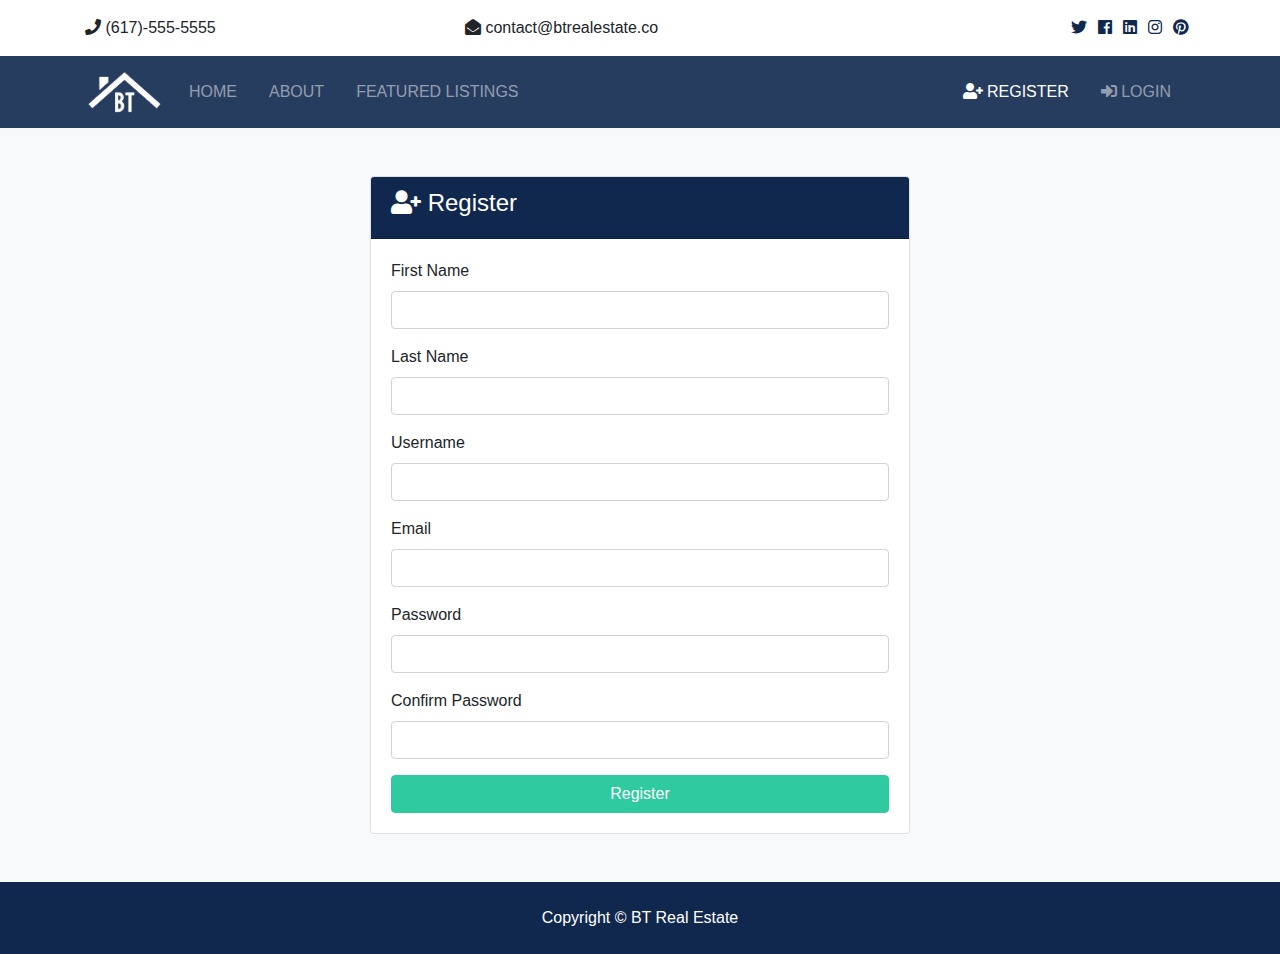
<file: Лаб1 ВЕБ/register.html>
<!DOCTYPE html>
<html lang="en">

<head>
  <meta charset="UTF-8">
  <meta name="viewport" content="width=device-width, initial-scale=1.0">
  <meta http-equiv="X-UA-Compatible" content="ie=edge">
  <!-- Font Awesome -->
  <link rel="stylesheet" href="assets/css/all.css">
  <!-- Bootstrap -->
  <link rel="stylesheet" href="assets/css/bootstrap.css">
  <!-- Custom -->
  <link rel="stylesheet" href="assets/css/style.css">

  <title>BT Real Estate</title>
</head>

<body>
  <!-- Top Bar -->
  <section id="top-bar" class="p-3">
    <div class="container">
      <div class="row">
        <div class="col-md-4">
          <i class="fas fa-phone"></i> (617)-555-5555
        </div>
        <div class="col-md-4">
          <i class="fas fa-envelope-open"></i> contact@btrealestate.co
        </div>
        <div class="col-md-4">
          <div class="social text-right">
            <a href="#">
              <i class="fab fa-twitter"></i>
            </a>
            <a href="#">
              <i class="fab fa-facebook"></i>
            </a>
            <a href="#">
              <i class="fab fa-linkedin"></i>
            </a>
            <a href="#">
              <i class="fab fa-instagram"></i>
            </a>
            <a href="#">
              <i class="fab fa-pinterest"></i>
            </a>
          </div>
        </div>
      </div>
    </div>
  </section>

  <!-- Navbar -->
  <nav class="navbar navbar-expand-lg navbar-dark bg-primary sticky-top">
    <div class="container">
      <a class="navbar-brand" href="index.html">
        <img src="assets/img/logo.png" class="logo" alt="">
      </a>
      <button class="navbar-toggler" type="button" data-toggle="collapse" data-target="#navbarNavAltMarkup">
        <span class="navbar-toggler-icon"></span>
      </button>
      <div class="collapse navbar-collapse" id="navbarNavAltMarkup">
        <ul class="navbar-nav">
          <li class="nav-item mr-3">
            <a class="nav-link" href="index.html">Home</a>
          </li>
          <li class="nav-item mr-3">
            <a class="nav-link" href="about.html">About</a>
          </li>
          <li class="nav-item mr-3">
            <a class="nav-link" href="listings.html">Featured Listings</a>
          </li>
        </ul>

        <ul class="navbar-nav ml-auto">
          <li class="nav-item active mr-3">
            <a class="nav-link" href="register.html">
              <i class="fas fa-user-plus"></i> Register</a>
          </li>
          <li class="nav-item mr-3">
            <a class="nav-link" href="login.html">
              <i class="fas fa-sign-in-alt"></i>

              Login</a>
          </li>
        </ul>
      </div>
    </div>
  </nav>

  <section id="register" class="bg-light py-5">
    <div class="container">
      <div class="row">
        <div class="col-md-6 mx-auto">
          <div class="card">
            <div class="card-header bg-primary text-white">
              <h4>
                <i class="fas fa-user-plus"></i> Register</h4>
            </div>
            <div class="card-body">
                <form action="index.html">
                  <div class="form-group">
                  <label for="first_name">First Name</label>
                  <input type="text" name="first_name" class="form-control" required>
                </div>
                <div class="form-group">
                  <label for="last_name">Last Name</label>
                  <input type="text" name="last_name" class="form-control" required>
                </div>
                <div class="form-group">
                  <label for="username">Username</label>
                  <input type="text" name="username" class="form-control" required>
                </div>
                <div class="form-group">
                  <label for="email">Email</label>
                  <input type="email" name="email" class="form-control" required>
                </div>
                <div class="form-group">
                  <label for="password2">Password</label>
                  <input type="password" name="password" class="form-control" required>
                </div>
                <div class="form-group">
                  <label for="password">Confirm Password</label>
                  <input type="password" name="password2" class="form-control" required>
                </div>
                <input type="submit" value="Register" class="btn btn-secondary btn-block">
              </form>
            </div>
          </div>
        </div>
      </div>
    </div>
  </section>

  <!-- Footer -->
  <footer id="main-footer" class="py-4 bg-primary text-white text-center">
    Copyright &copy;
    <span class="year"></span> BT Real Estate
  </footer>

</body>

</html>
</file>
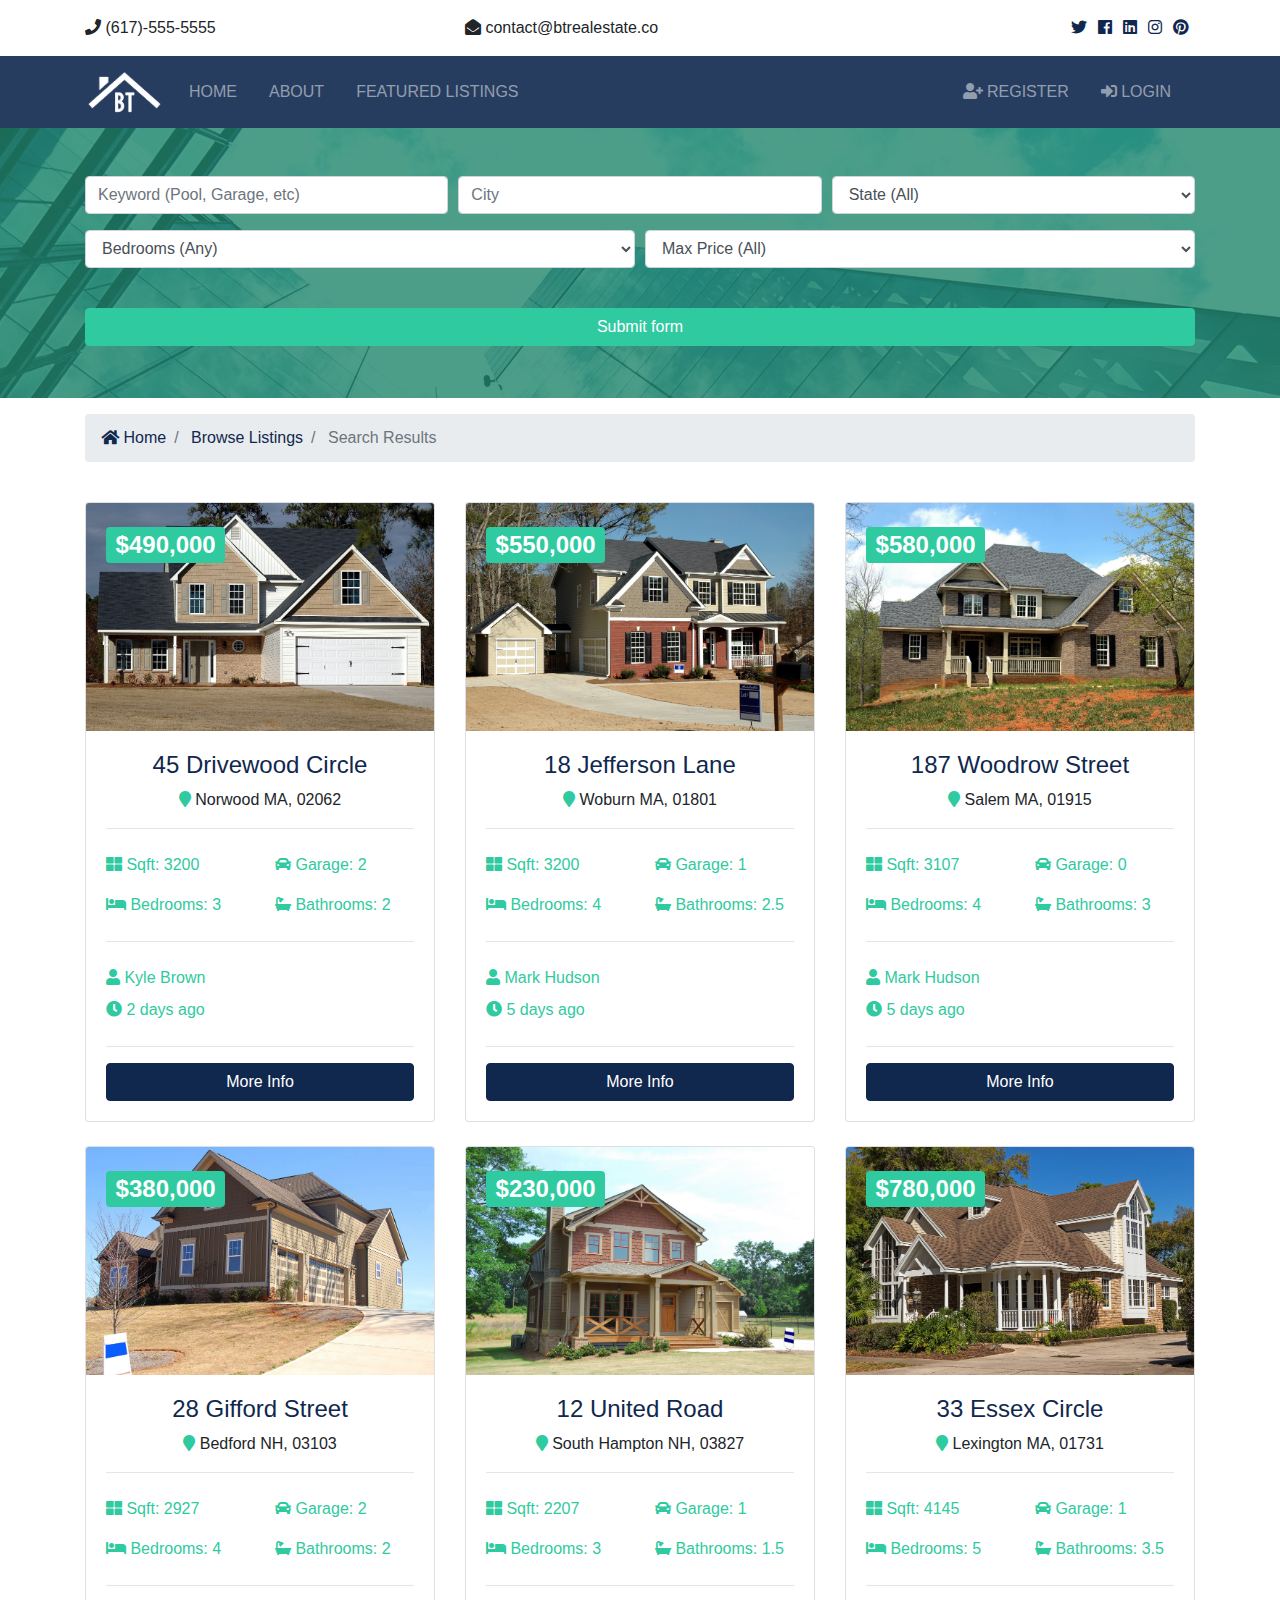
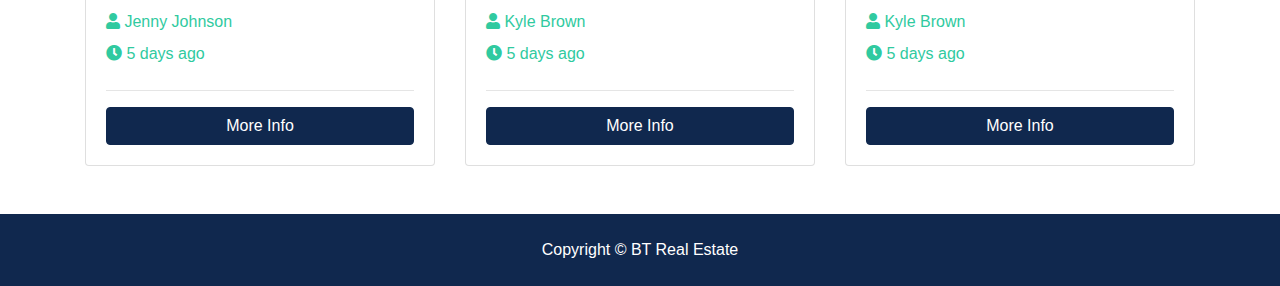
<file: Лаб1 ВЕБ/search.html>
<!DOCTYPE html>
<html lang="en">

<head>
  <meta charset="UTF-8">
  <meta name="viewport" content="width=device-width, initial-scale=1.0">
  <meta http-equiv="X-UA-Compatible" content="ie=edge">
  <!-- Font Awesome -->
  <link rel="stylesheet" href="assets/css/all.css">
  <!-- Bootstrap -->
  <link rel="stylesheet" href="assets/css/bootstrap.css">
  <!-- Custom -->
  <link rel="stylesheet" href="assets/css/style.css">

  <title>BT Real Estate</title>
</head>

<body>
  <!-- Top Bar -->
  <section id="top-bar" class="p-3">
    <div class="container">
      <div class="row">
        <div class="col-md-4">
          <i class="fas fa-phone"></i> (617)-555-5555
        </div>
        <div class="col-md-4">
          <i class="fas fa-envelope-open"></i> contact@btrealestate.co
        </div>
        <div class="col-md-4">
          <div class="social text-right">
            <a href="#">
              <i class="fab fa-twitter"></i>
            </a>
            <a href="#">
              <i class="fab fa-facebook"></i>
            </a>
            <a href="#">
              <i class="fab fa-linkedin"></i>
            </a>
            <a href="#">
              <i class="fab fa-instagram"></i>
            </a>
            <a href="#">
              <i class="fab fa-pinterest"></i>
            </a>
          </div>
        </div>
      </div>
    </div>
  </section>

  <!-- Navbar -->
  <nav class="navbar navbar-expand-lg navbar-dark bg-primary sticky-top">
    <div class="container">
      <a class="navbar-brand" href="index.html">
        <img src="assets/img/logo.png" class="logo" alt="">
      </a>
      <button class="navbar-toggler" type="button" data-toggle="collapse" data-target="#navbarNavAltMarkup">
        <span class="navbar-toggler-icon"></span>
      </button>
      <div class="collapse navbar-collapse" id="navbarNavAltMarkup">
        <ul class="navbar-nav">
          <li class="nav-item mr-3">
            <a class="nav-link" href="index.html">Home</a>
          </li>
          <li class="nav-item mr-3">
            <a class="nav-link" href="about.html">About</a>
          </li>
          <li class="nav-item mr-3">
            <a class="nav-link" href="listings.html">Featured Listings</a>
          </li>
        </ul>

        <ul class="navbar-nav ml-auto">
          <li class="nav-item mr-3">
            <a class="nav-link" href="register.html">
              <i class="fas fa-user-plus"></i> Register</a>
          </li>
          <li class="nav-item mr-3">
            <a class="nav-link" href="login.html">
              <i class="fas fa-sign-in-alt"></i>

              Login</a>
          </li>
        </ul>
      </div>
    </div>
  </nav>

  <section id="showcase-inner" class="showcase-search text-white py-5">
    <div class="container">
      <div class="row text-center">
        <div class="col-md-12">
          <form action="search.html">
            <!-- Form Row 1 -->
            <div class="form-row">
              <div class="col-md-4 mb-3">
                <label class="sr-only">Keywords</label>
                <input type="text" name="keywords" class="form-control" placeholder="Keyword (Pool, Garage, etc)">
              </div>

              <div class="col-md-4 mb-3">
                <label class="sr-only">City</label>
                <input type="text" name="city" class="form-control" placeholder="City">
              </div>

              <div class="col-md-4 mb-3">
                <label class="sr-only">State</label>
                <select name="state" class="form-control">
                  <option selected="true" disabled="disabled">State (All)</option>
                  <option value="AL">Alabama</option>
                  <option value="AK">Alaska</option>
                  <option value="AZ">Arizona</option>
                  <option value="AR">Arkansas</option>
                  <option value="CA">California</option>
                  <option value="CO">Colorado</option>
                  <option value="CT">Connecticut</option>
                  <option value="DE">Delaware</option>
                  <option value="DC">District Of Columbia</option>
                  <option value="FL">Florida</option>
                  <option value="GA">Georgia</option>
                  <option value="HI">Hawaii</option>
                  <option value="ID">Idaho</option>
                  <option value="IL">Illinois</option>
                  <option value="IN">Indiana</option>
                  <option value="IA">Iowa</option>
                  <option value="KS">Kansas</option>
                  <option value="KY">Kentucky</option>
                  <option value="LA">Louisiana</option>
                  <option value="ME">Maine</option>
                  <option value="MD">Maryland</option>
                  <option value="MA">Massachusetts</option>
                  <option value="MI">Michigan</option>
                  <option value="MN">Minnesota</option>
                  <option value="MS">Mississippi</option>
                  <option value="MO">Missouri</option>
                  <option value="MT">Montana</option>
                  <option value="NE">Nebraska</option>
                  <option value="NV">Nevada</option>
                  <option value="NH">New Hampshire</option>
                  <option value="NJ">New Jersey</option>
                  <option value="NM">New Mexico</option>
                  <option value="NY">New York</option>
                  <option value="NC">North Carolina</option>
                  <option value="ND">North Dakota</option>
                  <option value="OH">Ohio</option>
                  <option value="OK">Oklahoma</option>
                  <option value="OR">Oregon</option>
                  <option value="PA">Pennsylvania</option>
                  <option value="RI">Rhode Island</option>
                  <option value="SC">South Carolina</option>
                  <option value="SD">South Dakota</option>
                  <option value="TN">Tennessee</option>
                  <option value="TX">Texas</option>
                  <option value="UT">Utah</option>
                  <option value="VT">Vermont</option>
                  <option value="VA">Virginia</option>
                  <option value="WA">Washington</option>
                  <option value="WV">West Virginia</option>
                  <option value="WI">Wisconsin</option>
                  <option value="WY">Wyoming</option>
                </select>
              </div>
            </div>
            <!-- Form Row 2 -->
            <div class="form-row">
              <div class="col-md-6 mb-3">
                <label class="sr-only">Bedrooms</label>
                <select name="bedrooms" class="form-control">
                  <option selected="true" disabled="disabled">Bedrooms (Any)</option>
                  <option>1</option>
                  <option>2</option>
                  <option>3</option>
                  <option>4</option>
                  <option>5</option>
                  <option>6</option>
                  <option>7</option>
                  <option>8</option>
                  <option>9</option>
                  <option>10</option>
                </select>
              </div>
              <div class="col-md-6 mb-3">
                <select name="price" class="form-control">
                  <option selected="true" disabled="disabled">Max Price (All)</option>
                  <option value="100000">$100,000</option>
                  <option value="200000">$200,000</option>
                  <option value="300000">$300,000</option>
                  <option value="400000">$400,000</option>
                  <option value="500000">$500,000</option>
                  <option value="600000">$600,000</option>
                  <option value="700000">$700,000</option>
                  <option value="800000">$800,000</option>
                  <option value="900000">$900,000</option>
                  <option value="1000000">$1M+</option>
                </select>
              </div>
            </div>
            <button class="btn btn-secondary btn-block mt-4" type="submit">Submit form</button>
          </form>
        </div>
      </div>
    </div>
  </section>

  <!-- Breadcrumb -->
  <section id="bc" class="mt-3">
    <div class="container">
      <nav aria-label="breadcrumb">
        <ol class="breadcrumb">
          <li class="breadcrumb-item">
            <a href="index.html">
              <i class="fas fa-home"></i> Home</a>
          </li>
          <li class="breadcrumb-item">
            <a href="listings.html">Browse Listings</a>
          </li>
          <li class="breadcrumb-item active"> Search Results</li>
        </ol>
      </nav>
    </div>
  </section>

  <!-- Listings -->
  <section id="listings" class="py-4">
    <div class="container">
      <div class="row">

        <!-- Listing 1 -->
        <div class="col-md-6 col-lg-4 mb-4">
          <div class="card listing-preview">
            <img class="card-img-top" src="assets/img/homes/home-1.jpg" alt="">
            <div class="card-img-overlay">
              <h2>
                <span class="badge badge-secondary text-white">$490,000</span>
              </h2>
            </div>
            <div class="card-body">
              <div class="listing-heading text-center">
                <h4 class="text-primary">45 Drivewood Circle</h4>
                <p>
                  <i class="fas fa-map-marker text-secondary"></i> Norwood MA, 02062</p>
              </div>
              <hr>
              <div class="row py-2 text-secondary">
                <div class="col-6">
                  <i class="fas fa-th-large"></i> Sqft: 3200</div>
                <div class="col-6">
                  <i class="fas fa-car"></i> Garage: 2</div>
              </div>
              <div class="row py-2 text-secondary">
                <div class="col-6">
                  <i class="fas fa-bed"></i> Bedrooms: 3</div>
                <div class="col-6">
                  <i class="fas fa-bath"></i> Bathrooms: 2</div>
              </div>
              <hr>
              <div class="row py-2 text-secondary">
                <div class="col-12">
                  <i class="fas fa-user"></i> Kyle Brown</div>
              </div>
              <div class="row text-secondary pb-2">
                <div class="col-6">
                  <i class="fas fa-clock"></i> 2 days ago</div>
              </div>
              <hr>
              <a href="listing.html" class="btn btn-primary btn-block">More Info</a>
            </div>
          </div>
        </div>

        <!-- Listing 2 -->
        <div class="col-md-6 col-lg-4 mb-4">
          <div class="card listing-preview">
            <img class="card-img-top" src="assets/img/homes/home-2.jpg" alt="">
            <div class="card-img-overlay">
              <h2>
                <span class="badge badge-secondary text-white">$550,000</span>
              </h2>
            </div>
            <div class="card-body">
              <div class="listing-heading text-center">
                <h4 class="text-primary">18 Jefferson Lane</h4>
                <p>
                  <i class="fas fa-map-marker text-secondary"></i> Woburn MA, 01801</p>
              </div>
              <hr>
              <div class="row py-2 text-secondary">
                <div class="col-6">
                  <i class="fas fa-th-large"></i> Sqft: 3200</div>
                <div class="col-6">
                  <i class="fas fa-car"></i> Garage: 1</div>
              </div>
              <div class="row py-2 text-secondary">
                <div class="col-6">
                  <i class="fas fa-bed"></i> Bedrooms: 4</div>
                <div class="col-6">
                  <i class="fas fa-bath"></i> Bathrooms: 2.5</div>
              </div>
              <hr>
              <div class="row py-2 text-secondary">
                <div class="col-6">
                  <i class="fas fa-user"></i> Mark Hudson</div>
              </div>
              <div class="row text-secondary pb-2">
                <div class="col-6">
                  <i class="fas fa-clock"></i> 5 days ago</div>
              </div>
              <hr>
              <a href="listing.html" class="btn btn-primary btn-block">More Info</a>
            </div>
          </div>
        </div>

        <!-- Listing 3 -->
        <div class="col-md-6 col-lg-4 mb-4">
          <div class="card listing-preview">
            <img class="card-img-top" src="assets/img/homes/home-3.jpg" alt="">
            <div class="card-img-overlay">
              <h2>
                <span class="badge badge-secondary text-white">$580,000</span>
              </h2>
            </div>
            <div class="card-body">
              <div class="listing-heading text-center">
                <h4 class="text-primary">187 Woodrow Street</h4>
                <p>
                  <i class="fas fa-map-marker text-secondary"></i> Salem MA, 01915</p>
              </div>
              <hr>
              <div class="row py-2 text-secondary">
                <div class="col-6">
                  <i class="fas fa-th-large"></i> Sqft: 3107</div>
                <div class="col-6">
                  <i class="fas fa-car"></i> Garage: 0</div>
              </div>
              <div class="row py-2 text-secondary">
                <div class="col-6">
                  <i class="fas fa-bed"></i> Bedrooms: 4</div>
                <div class="col-6">
                  <i class="fas fa-bath"></i> Bathrooms: 3</div>
              </div>
              <hr>
              <div class="row py-2 text-secondary">
                <div class="col-6">
                  <i class="fas fa-user"></i> Mark Hudson</div>
              </div>
              <div class="row text-secondary pb-2">
                <div class="col-6">
                  <i class="fas fa-clock"></i> 5 days ago</div>
              </div>
              <hr>
              <a href="listing.html" class="btn btn-primary btn-block">More Info</a>
            </div>
          </div>
        </div>

        <!-- Listing 4 -->
        <div class="col-md-6 col-lg-4 mb-4">
          <div class="card listing-preview">
            <img class="card-img-top" src="assets/img/homes/home-4.jpg" alt="">
            <div class="card-img-overlay">
              <h2>
                <span class="badge badge-secondary text-white">$380,000</span>
              </h2>
            </div>
            <div class="card-body">
              <div class="listing-heading text-center">
                <h4 class="text-primary">28 Gifford Street</h4>
                <p>
                  <i class="fas fa-map-marker text-secondary"></i> Bedford NH, 03103</p>
              </div>
              <hr>
              <div class="row py-2 text-secondary">
                <div class="col-6">
                  <i class="fas fa-th-large"></i> Sqft: 2927</div>
                <div class="col-6">
                  <i class="fas fa-car"></i> Garage: 2</div>
              </div>
              <div class="row py-2 text-secondary">
                <div class="col-6">
                  <i class="fas fa-bed"></i> Bedrooms: 4</div>
                <div class="col-6">
                  <i class="fas fa-bath"></i> Bathrooms: 2</div>
              </div>
              <hr>
              <div class="row py-2 text-secondary">
                <div class="col-6">
                  <i class="fas fa-user"></i> Jenny Johnson</div>
              </div>
              <div class="row text-secondary pb-2">
                <div class="col-6">
                  <i class="fas fa-clock"></i> 5 days ago</div>
              </div>
              <hr>
              <a href="listing.html" class="btn btn-primary btn-block">More Info</a>
            </div>
          </div>
        </div>

        <!-- Listing 5 -->
        <div class="col-md-6 col-lg-4 mb-4">
          <div class="card listing-preview">
            <img class="card-img-top" src="assets/img/homes/home-5.jpg" alt="">
            <div class="card-img-overlay">
              <h2>
                <span class="badge badge-secondary text-white">$230,000</span>
              </h2>
            </div>
            <div class="card-body">
              <div class="listing-heading text-center">
                <h4 class="text-primary">12 United Road</h4>
                <p>
                  <i class="fas fa-map-marker text-secondary"></i> South Hampton NH, 03827</p>
              </div>
              <hr>
              <div class="row py-2 text-secondary">
                <div class="col-6">
                  <i class="fas fa-th-large"></i> Sqft: 2207</div>
                <div class="col-6">
                  <i class="fas fa-car"></i> Garage: 1</div>
              </div>
              <div class="row py-2 text-secondary">
                <div class="col-6">
                  <i class="fas fa-bed"></i> Bedrooms: 3</div>
                <div class="col-6">
                  <i class="fas fa-bath"></i> Bathrooms: 1.5</div>
              </div>
              <hr>
              <div class="row py-2 text-secondary">
                <div class="col-6">
                  <i class="fas fa-user"></i> Kyle Brown</div>
              </div>
              <div class="row text-secondary pb-2">
                <div class="col-6">
                  <i class="fas fa-clock"></i> 5 days ago</div>
              </div>
              <hr>
              <a href="listing.html" class="btn btn-primary btn-block">More Info</a>
            </div>
          </div>
        </div>

        <!-- Listing 6 -->
        <div class="col-md-6 col-lg-4 mb-4">
          <div class="card listing-preview">
            <img class="card-img-top" src="assets/img/homes/home-6.jpg" alt="">
            <div class="card-img-overlay">
              <h2>
                <span class="badge badge-secondary text-white">$780,000</span>
              </h2>
            </div>
            <div class="card-body">
              <div class="listing-heading text-center">
                <h4 class="text-primary">33 Essex Circle</h4>
                <p>
                  <i class="fas fa-map-marker text-secondary"></i> Lexington MA, 01731</p>
              </div>
              <hr>
              <div class="row py-2 text-secondary">
                <div class="col-6">
                  <i class="fas fa-th-large"></i> Sqft: 4145</div>
                <div class="col-6">
                  <i class="fas fa-car"></i> Garage: 1</div>
              </div>
              <div class="row py-2 text-secondary">
                <div class="col-6">
                  <i class="fas fa-bed"></i> Bedrooms: 5</div>
                <div class="col-6">
                  <i class="fas fa-bath"></i> Bathrooms: 3.5</div>
              </div>
              <hr>
              <div class="row py-2 text-secondary">
                <div class="col-6">
                  <i class="fas fa-user"></i> Kyle Brown</div>
              </div>
              <div class="row text-secondary pb-2">
                <div class="col-6">
                  <i class="fas fa-clock"></i> 5 days ago</div>
              </div>
              <hr>
              <a href="listing.html" class="btn btn-primary btn-block">More Info</a>
            </div>
          </div>
        </div>

      </div>
    </div>
  </section>

  <!-- Footer -->
  <footer id="main-footer" class="py-4 bg-primary text-white text-center">
    Copyright &copy;
    <span class="year"></span> BT Real Estate
  </footer>

</body>

</html>
</file>
<file: Лаб1 ВЕБ/assets/css/style.css>
.btn-secondary {
  color: #fff !important; }

img {
  width: 100%; }

.logo {
  width: 80px; }

.navbar {
  opacity: 0.9;
  text-transform: uppercase; }

.social a {
  margin-right: 0.4rem; }

#showcase {
  background: url(/assets/img/showcase.jpg) no-repeat top center fixed;
  position: relative;
  min-height: 650px;
  color: #fff;
  padding-top: 6rem; }
  #showcase .home-search {
    min-height: 400px;
    position: relative;
    border-radius: 5px; }
  #showcase .overlay {
    content: '';
    position: absolute;
    top: 0;
    left: 0;
    min-height: 400px;
    width: 100%;
    background: rgba(51, 51, 51, 0.8); }

#services {
  background: url(../img/building.jpg) no-repeat top center fixed;
  min-height: 300px;
  position: relative;
  overflow: hidden; }
  #services::before {
    content: '';
    position: absolute;
    top: 0;
    left: 0;
    min-height: 100%;
    width: 100%;
    background: rgba(32, 134, 107, 0.8); }

#showcase-inner {
  background: url(../img/building.jpg) no-repeat top center fixed;
  position: relative;
  overflow: hidden;
  min-height: 200px; }
  #showcase-inner::before {
    content: '';
    position: absolute;
    top: 0;
    left: 0;
    min-height: 100%;
    width: 100%;
    background: rgba(32, 134, 107, 0.8); }
  #showcase-inner.showcase-search {
    min-height: 270px; }

#work {
  padding: 6rem 0; }

.listing-preview a {
  position: relative; }

@media (max-width: 991px) {
  #showcase {
    padding-top: 4rem; }
    #showcase h1 {
      font-size: 40px; }
  .hide-md-down {
    display: none; } }

@media (max-width: 768px) {
  #showcase {
    padding-top: 3rem; }
    #showcase h1 {
      font-size: 40px; }
    #showcase p {
      display: none; }
  #top-bar {
    text-align: center; }
    #top-bar .social {
      text-align: center !important; } }

@media (max-width: 576px) {
  #showcase h1 {
    font-size: 30px; }
  #showcase-inner h1 {
    font-size: 40px; } }
</file>
